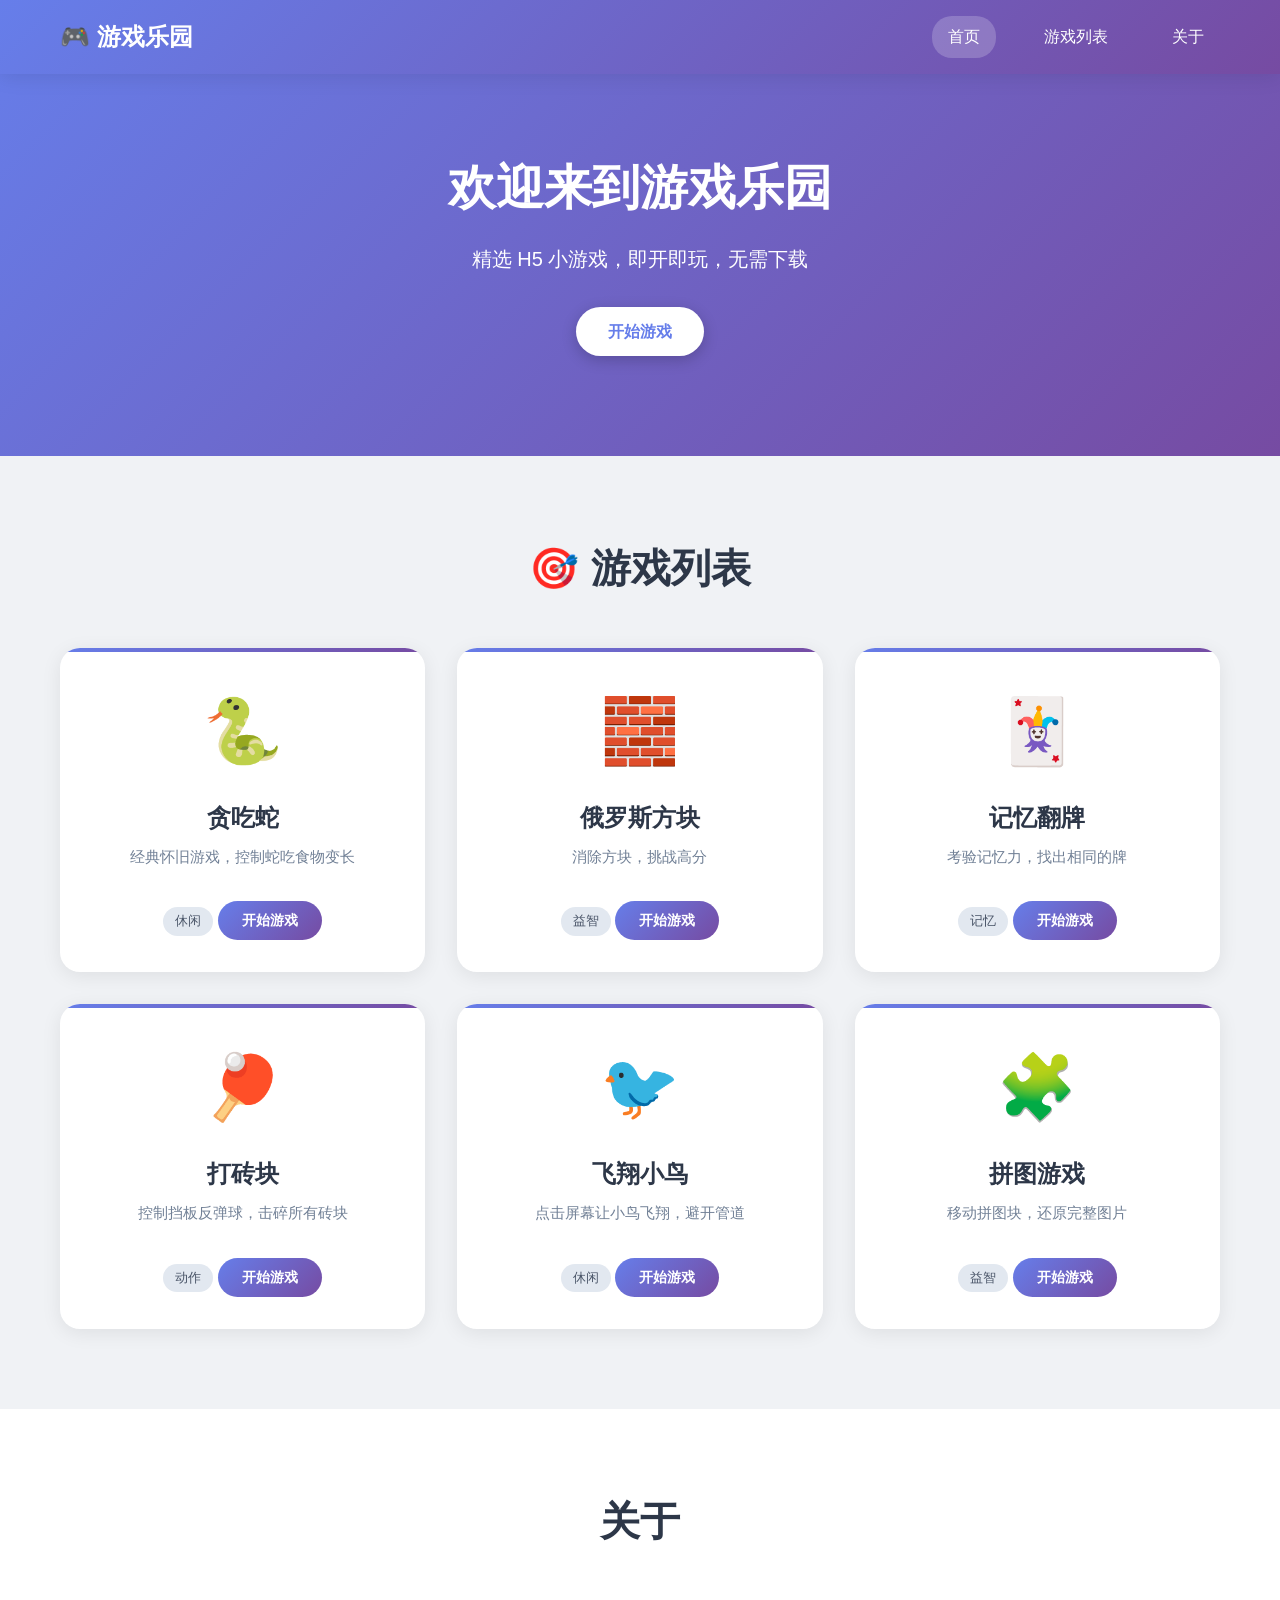
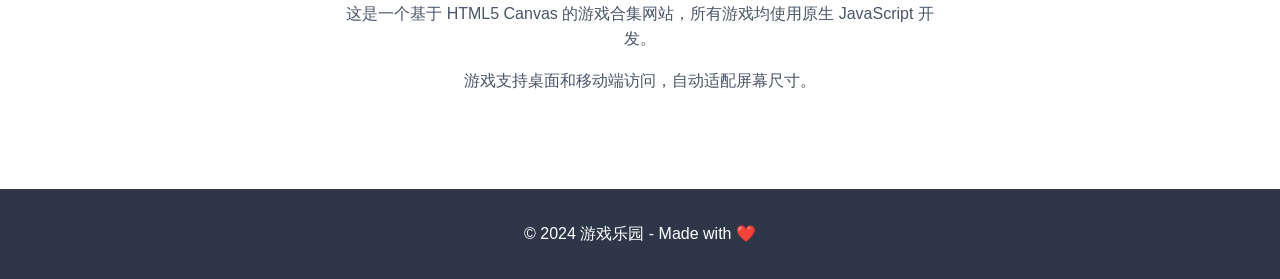
<file: index.html>
<!DOCTYPE html>
<html lang="zh-CN">
<head>
    <meta charset="UTF-8">
    <meta name="viewport" content="width=device-width, initial-scale=1.0">
    <title>游戏乐园 - H5 小游戏合集</title>
    <link rel="stylesheet" href="styles.css">
</head>
<body>
    <header class="header">
        <div class="container">
            <h1 class="logo">🎮 游戏乐园</h1>
            <nav class="nav">
                <a href="#home" class="nav-link active">首页</a>
                <a href="#games" class="nav-link">游戏列表</a>
                <a href="#about" class="nav-link">关于</a>
            </nav>
        </div>
    </header>

    <main>
        <section id="home" class="hero">
            <div class="container">
                <h2 class="hero-title">欢迎来到游戏乐园</h2>
                <p class="hero-desc">精选 H5 小游戏，即开即玩，无需下载</p>
                <a href="#games" class="btn btn-primary">开始游戏</a>
            </div>
        </section>

        <section id="games" class="games-section">
            <div class="container">
                <h2 class="section-title">🎯 游戏列表</h2>
                <div class="games-grid">
                    <div class="game-card" data-game="snake">
                        <div class="game-icon">🐍</div>
                        <h3 class="game-title">贪吃蛇</h3>
                        <p class="game-desc">经典怀旧游戏，控制蛇吃食物变长</p>
                        <span class="game-tag">休闲</span>
                        <button class="btn btn-play" onclick="openGame('snake')">开始游戏</button>
                    </div>

                    <div class="game-card" data-game="tetris">
                        <div class="game-icon">🧱</div>
                        <h3 class="game-title">俄罗斯方块</h3>
                        <p class="game-desc">消除方块，挑战高分</p>
                        <span class="game-tag">益智</span>
                        <button class="btn btn-play" onclick="openGame('tetris')">开始游戏</button>
                    </div>

                    <div class="game-card" data-game="memory">
                        <div class="game-icon">🃏</div>
                        <h3 class="game-title">记忆翻牌</h3>
                        <p class="game-desc">考验记忆力，找出相同的牌</p>
                        <span class="game-tag">记忆</span>
                        <button class="btn btn-play" onclick="openGame('memory')">开始游戏</button>
                    </div>

                    <div class="game-card" data-game="breakout">
                        <div class="game-icon">🏓</div>
                        <h3 class="game-title">打砖块</h3>
                        <p class="game-desc">控制挡板反弹球，击碎所有砖块</p>
                        <span class="game-tag">动作</span>
                        <button class="btn btn-play" onclick="openGame('breakout')">开始游戏</button>
                    </div>

                    <div class="game-card" data-game="flappy">
                        <div class="game-icon">🐦</div>
                        <h3 class="game-title">飞翔小鸟</h3>
                        <p class="game-desc">点击屏幕让小鸟飞翔，避开管道</p>
                        <span class="game-tag">休闲</span>
                        <button class="btn btn-play" onclick="openGame('flappy')">开始游戏</button>
                    </div>

                    <div class="game-card" data-game="puzzle">
                        <div class="game-icon">🧩</div>
                        <h3 class="game-title">拼图游戏</h3>
                        <p class="game-desc">移动拼图块，还原完整图片</p>
                        <span class="game-tag">益智</span>
                        <button class="btn btn-play" onclick="openGame('puzzle')">开始游戏</button>
                    </div>
                </div>
            </div>
        </section>

        <section id="about" class="about-section">
            <div class="container">
                <h2 class="section-title">关于</h2>
                <p>这是一个基于 HTML5 Canvas 的游戏合集网站，所有游戏均使用原生 JavaScript 开发。</p>
                <p>游戏支持桌面和移动端访问，自动适配屏幕尺寸。</p>
            </div>
        </section>
    </main>

    <footer class="footer">
        <div class="container">
            <p>&copy; 2024 游戏乐园 - Made with ❤️</p>
        </div>
    </footer>

    <!-- 游戏模态框 -->
    <div id="gameModal" class="modal">
        <div class="modal-content">
            <div class="modal-header">
                <h3 id="modalTitle">游戏</h3>
                <button class="close-btn" onclick="closeGame()">&times;</button>
            </div>
            <div class="modal-body">
                <iframe id="gameFrame" src="" frameborder="0"></iframe>
            </div>
        </div>
    </div>

    <script src="main.js"></script>
</body>
</html>
</file>
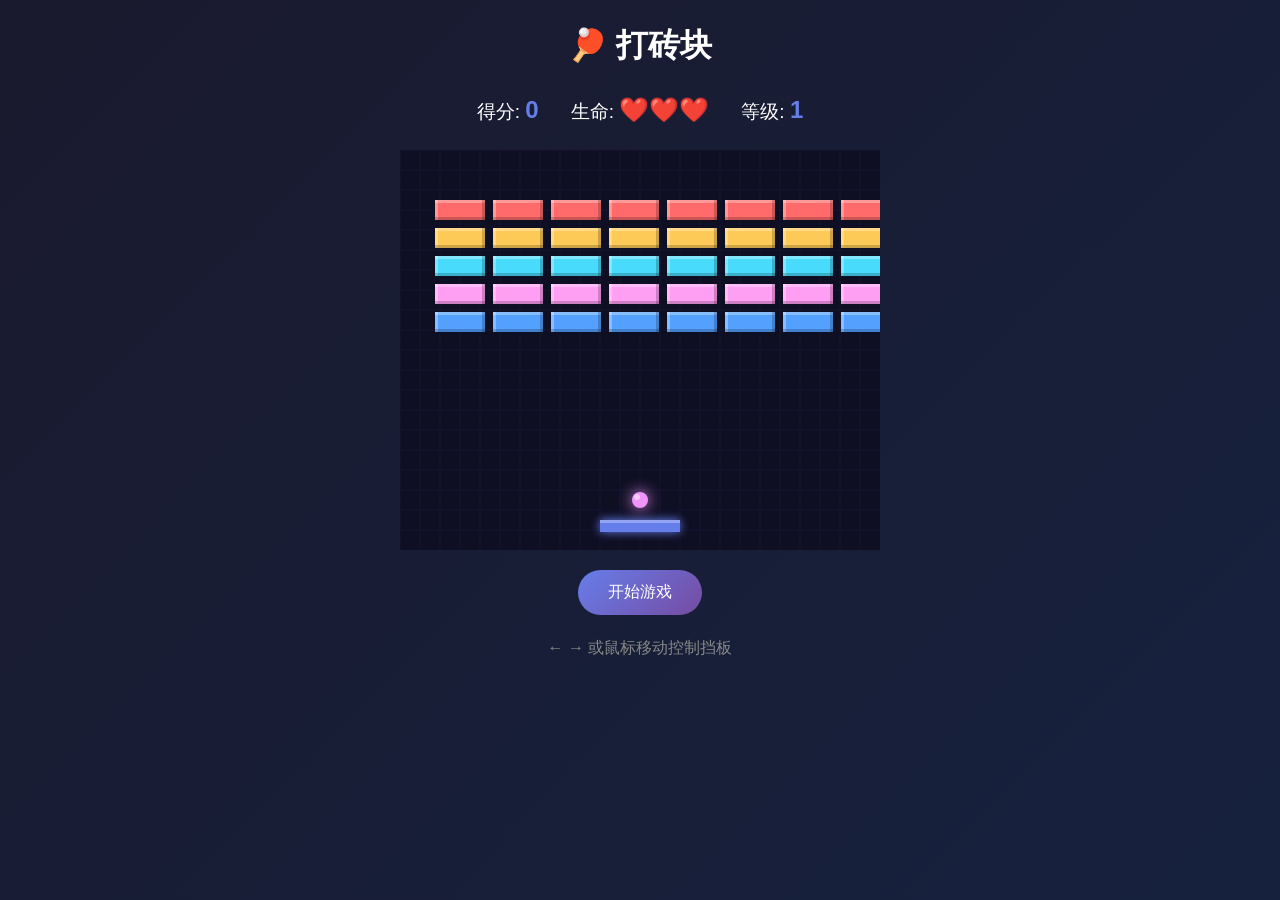
<file: games/breakout/index.html>
<!DOCTYPE html>
<html lang="zh-CN">
<head>
    <meta charset="UTF-8">
    <meta name="viewport" content="width=device-width, initial-scale=1.0">
    <title>打砖块</title>
    <link rel="stylesheet" href="../../styles.css">
    <style>
        body { margin: 0; overflow: hidden; }
        #gameCanvas { 
            background: #0f0f23 !important;
            max-width: 100%;
        }
    </style>
</head>
<body>
    <div class="game-container">
        <h1>🏓 打砖块</h1>
        <div class="game-info">
            <div>得分: <span id="score" class="score">0</span></div>
            <div>生命: <span id="lives" class="score">❤️❤️❤️</span></div>
            <div>等级: <span id="level" class="score">1</span></div>
        </div>
        <canvas id="gameCanvas" width="480" height="400"></canvas>
        <div class="game-controls">
            <button class="game-btn game-btn-primary" id="startBtn">开始游戏</button>
        </div>
        <div class="mobile-controls">
            <button class="control-btn" data-action="left">←</button>
            <button class="control-btn" data-action="right">→</button>
        </div>
        <p style="margin-top: 20px; color: #888;">← → 或鼠标移动控制挡板</p>
    </div>
    <script src="breakout.js"></script>
</body>
</html>
</file>
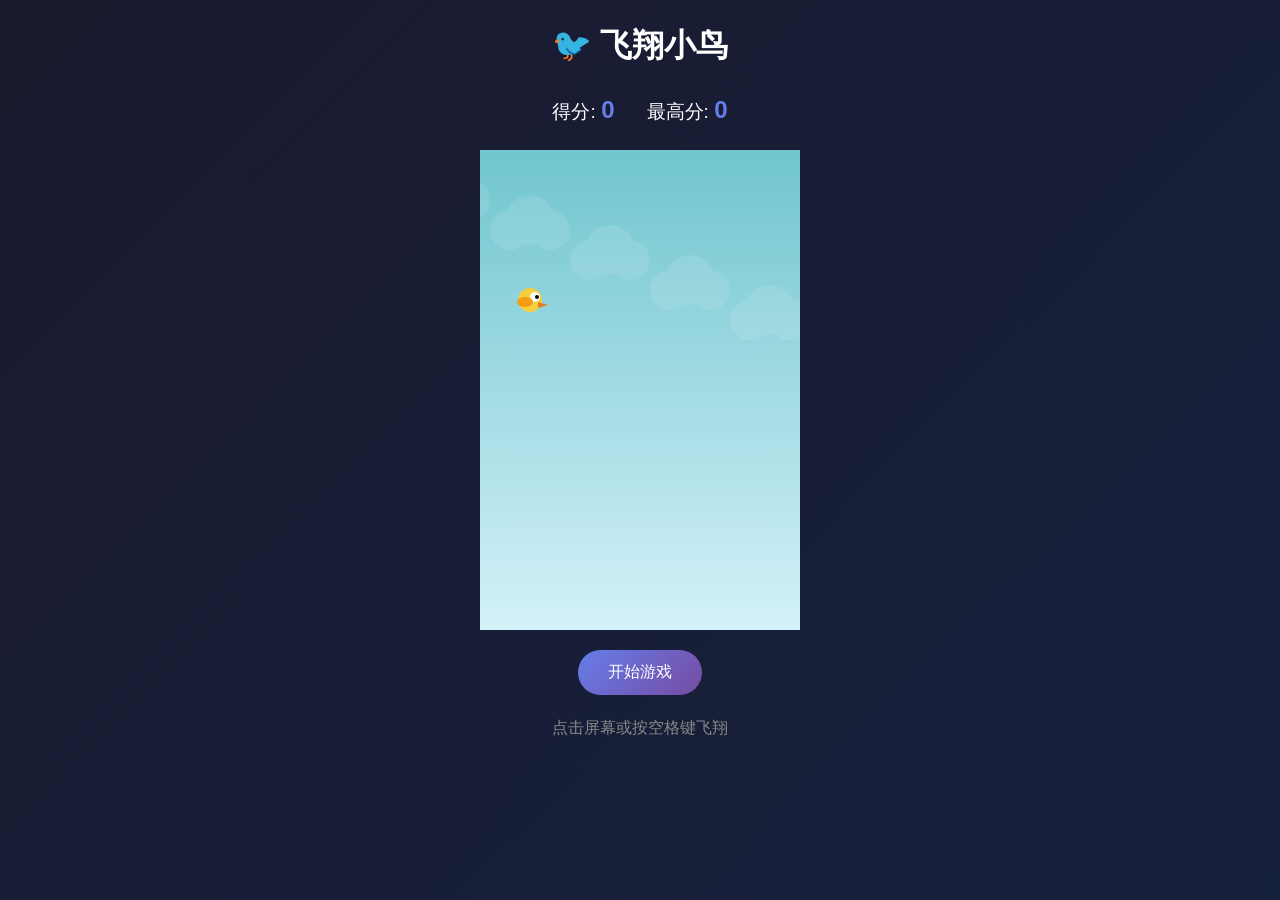
<file: games/flappy/index.html>
<!DOCTYPE html>
<html lang="zh-CN">
<head>
    <meta charset="UTF-8">
    <meta name="viewport" content="width=device-width, initial-scale=1.0">
    <title>飞翔小鸟</title>
    <link rel="stylesheet" href="../../styles.css">
    <style>
        body { margin: 0; overflow: hidden; }
        #gameCanvas { 
            background: linear-gradient(to bottom, #70c5ce 0%, #d4f1f9 100%) !important;
            max-width: 100%;
        }
    </style>
</head>
<body>
    <div class="game-container">
        <h1>🐦 飞翔小鸟</h1>
        <div class="game-info">
            <div>得分: <span id="score" class="score">0</span></div>
            <div>最高分: <span id="highScore" class="score">0</span></div>
        </div>
        <canvas id="gameCanvas" width="320" height="480"></canvas>
        <div class="game-controls">
            <button class="game-btn game-btn-primary" id="startBtn">开始游戏</button>
        </div>
        <p style="margin-top: 20px; color: #888;">点击屏幕或按空格键飞翔</p>
    </div>
    <script src="flappy.js"></script>
</body>
</html>
</file>
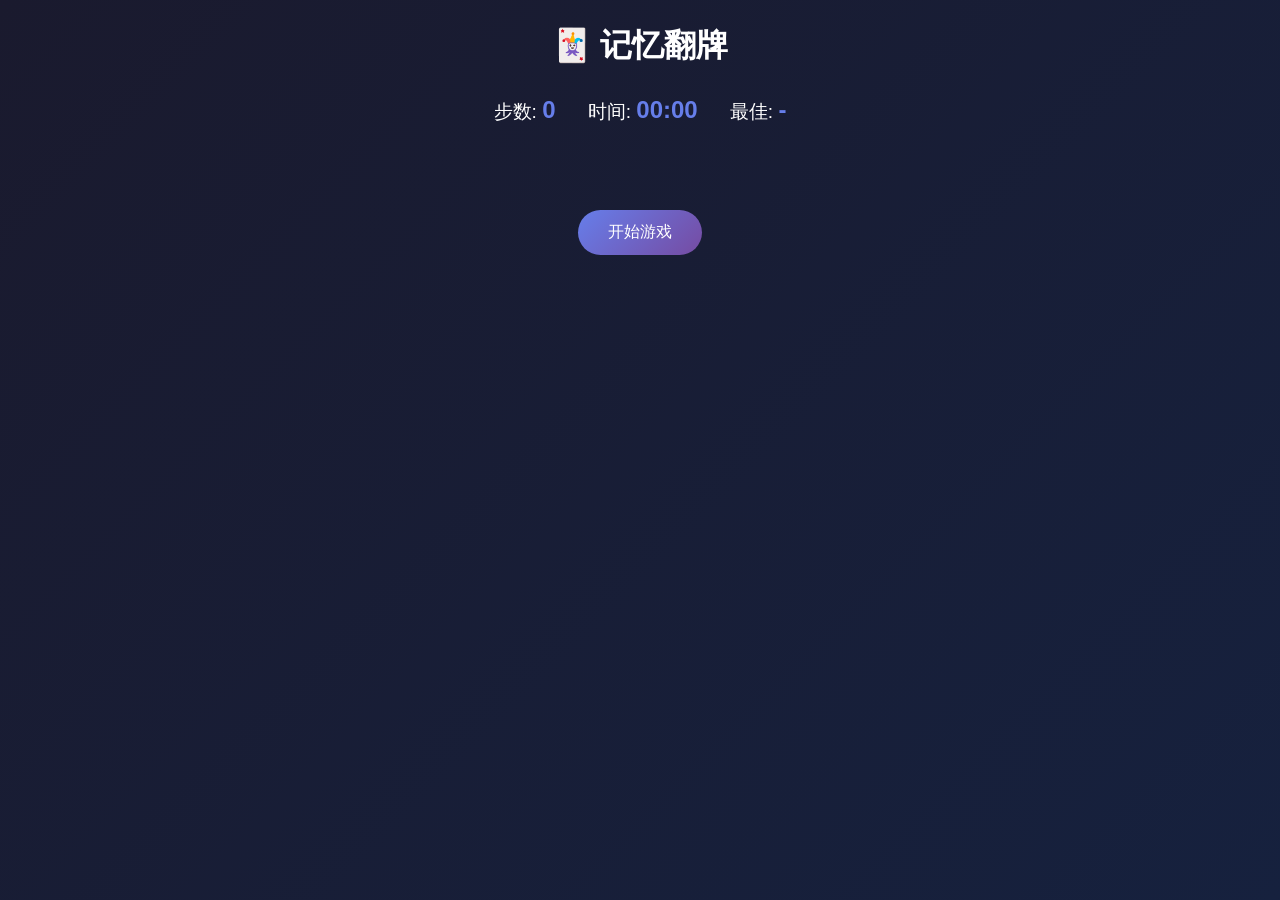
<file: games/memory/index.html>
<!DOCTYPE html>
<html lang="zh-CN">
<head>
    <meta charset="UTF-8">
    <meta name="viewport" content="width=device-width, initial-scale=1.0">
    <title>记忆翻牌</title>
    <link rel="stylesheet" href="../../styles.css">
    <style>
        body { margin: 0; overflow: hidden; }
        .memory-grid {
            display: grid;
            grid-template-columns: repeat(4, 1fr);
            gap: 15px;
            max-width: 500px;
            margin: 20px auto;
        }
        .card {
            aspect-ratio: 1;
            background: linear-gradient(135deg, #667eea 0%, #764ba2 100%);
            border-radius: 15px;
            display: flex;
            align-items: center;
            justify-content: center;
            font-size: 3rem;
            cursor: pointer;
            transition: all 0.3s ease;
            transform-style: preserve-3d;
            position: relative;
        }
        .card:hover { transform: scale(1.05); }
        .card.flipped { background: #1a1a3e; }
        .card.matched { 
            background: linear-gradient(135deg, #00c851 0%, #007e33 100%);
            animation: matchPulse 0.5s ease;
        }
        .card-content {
            opacity: 0;
            transition: opacity 0.3s;
        }
        .card.flipped .card-content,
        .card.matched .card-content {
            opacity: 1;
        }
        @keyframes matchPulse {
            0%, 100% { transform: scale(1); }
            50% { transform: scale(1.1); }
        }
        @media (max-width: 600px) {
            .memory-grid { gap: 10px; }
            .card { font-size: 2rem; }
        }
    </style>
</head>
<body>
    <div class="game-container">
        <h1>🃏 记忆翻牌</h1>
        <div class="game-info">
            <div>步数: <span id="moves" class="score">0</span></div>
            <div>时间: <span id="time" class="score">00:00</span></div>
            <div>最佳: <span id="best" class="score">-</span></div>
        </div>
        <div class="memory-grid" id="gameGrid"></div>
        <div class="game-controls">
            <button class="game-btn game-btn-primary" id="startBtn">开始游戏</button>
        </div>
    </div>
    <script src="memory.js"></script>
</body>
</html>
</file>
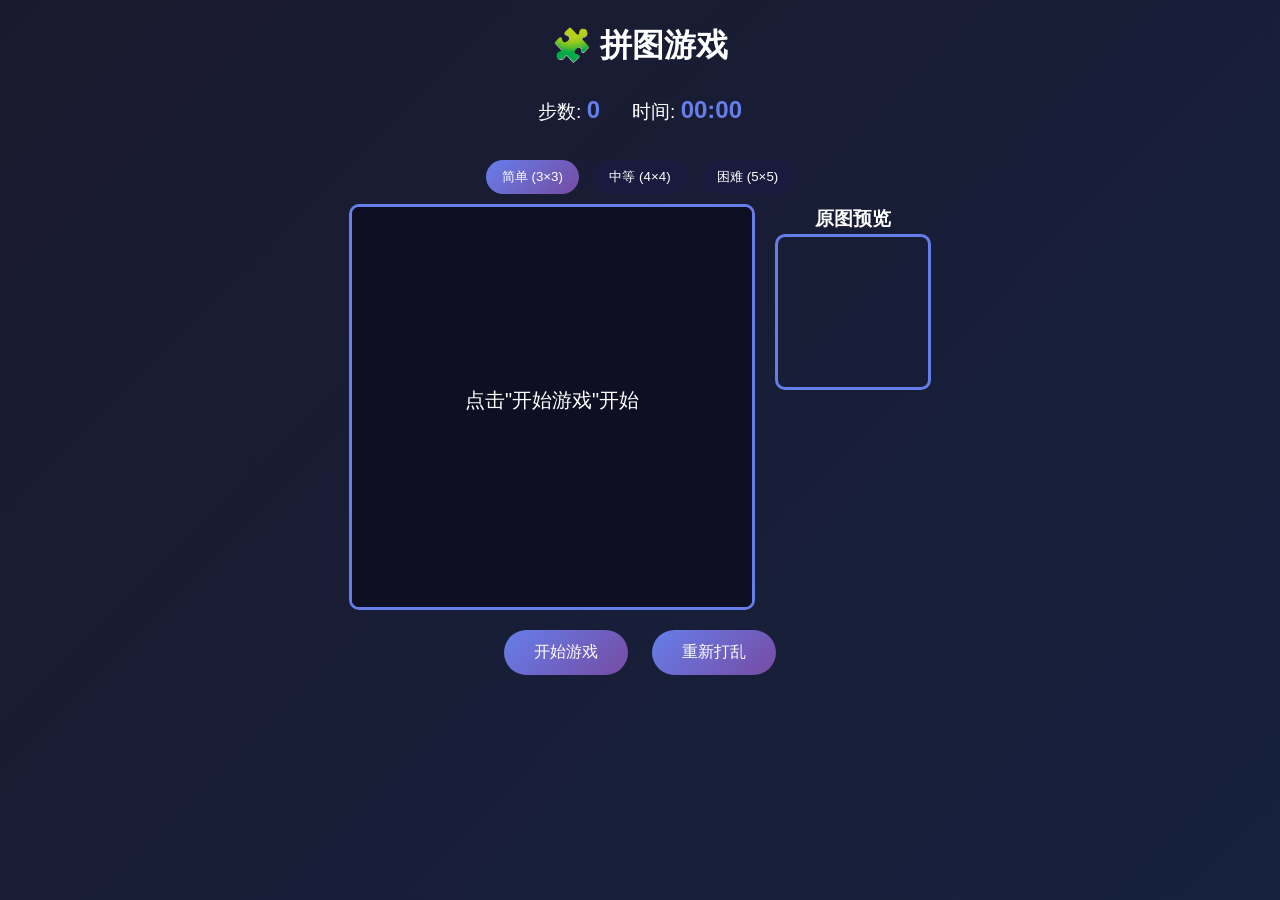
<file: games/puzzle/index.html>
<!DOCTYPE html>
<html lang="zh-CN">
<head>
    <meta charset="UTF-8">
    <meta name="viewport" content="width=device-width, initial-scale=1.0">
    <title>拼图游戏</title>
    <link rel="stylesheet" href="../../styles.css">
    <style>
        body { margin: 0; overflow: hidden; }
        .puzzle-container {
            display: flex;
            gap: 20px;
            align-items: flex-start;
            justify-content: center;
            flex-wrap: wrap;
        }
        #gameCanvas { 
            background: #0f0f23 !important;
            cursor: pointer;
            border: 3px solid #667eea;
            border-radius: 10px;
        }
        .preview-container {
            text-align: center;
            color: white;
        }
        #previewCanvas {
            border-radius: 10px;
            border: 3px solid #667eea;
        }
        .difficulty-selector {
            margin: 10px 0;
        }
        .difficulty-selector button {
            margin: 0 5px;
            padding: 8px 16px;
            border: none;
            border-radius: 20px;
            background: #1a1a3e;
            color: white;
            cursor: pointer;
            transition: all 0.3s;
        }
        .difficulty-selector button.active {
            background: linear-gradient(135deg, #667eea 0%, #764ba2 100%);
        }
        @media (max-width: 700px) {
            .puzzle-container { flex-direction: column; align-items: center; }
        }
    </style>
</head>
<body>
    <div class="game-container">
        <h1>🧩 拼图游戏</h1>
        <div class="game-info">
            <div>步数: <span id="moves" class="score">0</span></div>
            <div>时间: <span id="time" class="score">00:00</span></div>
        </div>
        <div class="difficulty-selector">
            <button class="diff-btn active" data-size="3">简单 (3×3)</button>
            <button class="diff-btn" data-size="4">中等 (4×4)</button>
            <button class="diff-btn" data-size="5">困难 (5×5)</button>
        </div>
        <div class="puzzle-container">
            <canvas id="gameCanvas" width="400" height="400"></canvas>
            <div class="preview-container">
                <h3>原图预览</h3>
                <canvas id="previewCanvas" width="150" height="150"></canvas>
            </div>
        </div>
        <div class="game-controls">
            <button class="game-btn game-btn-primary" id="startBtn">开始游戏</button>
            <button class="game-btn game-btn-primary" id="shuffleBtn">重新打乱</button>
        </div>
    </div>
    <script src="puzzle.js"></script>
</body>
</html>
</file>
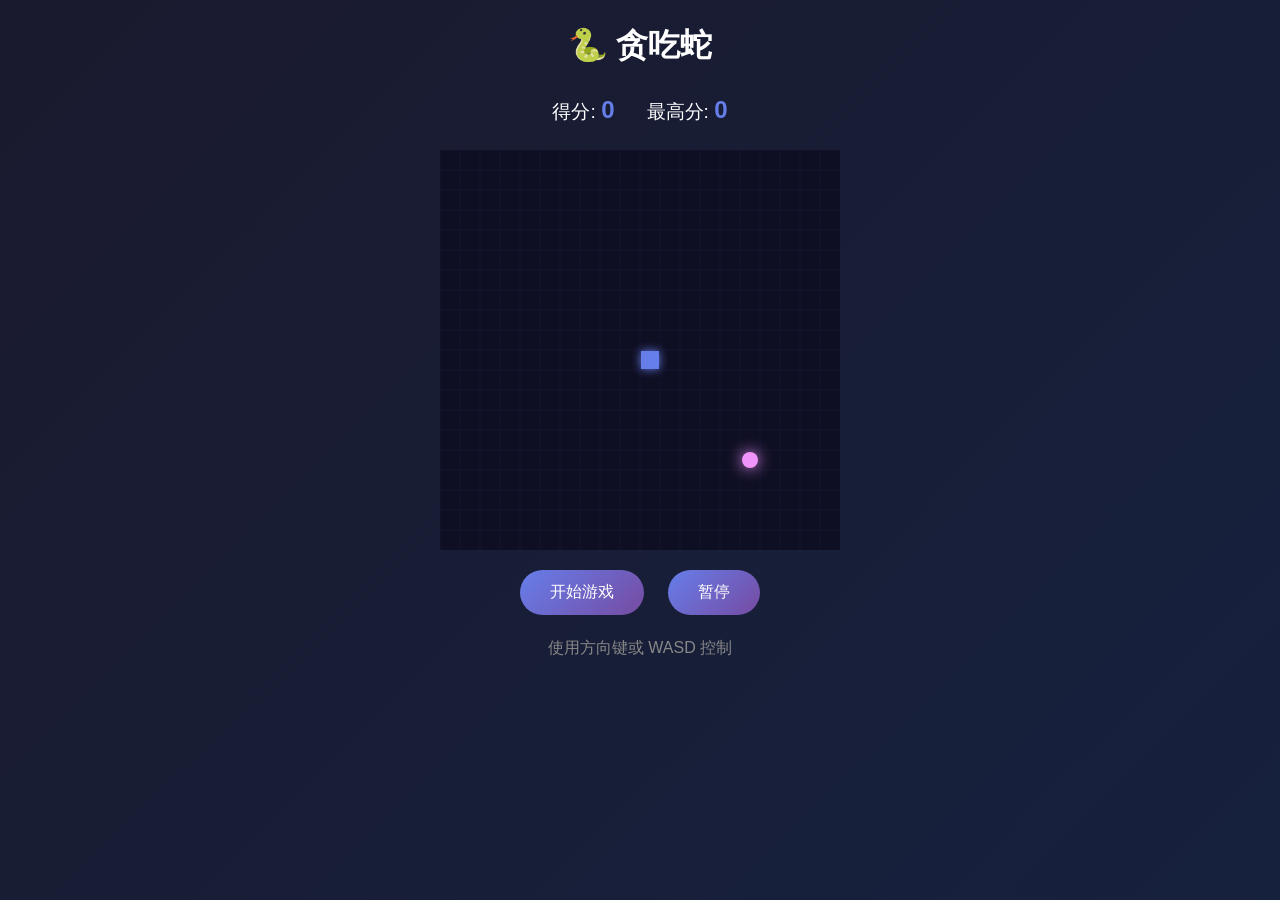
<file: games/snake/index.html>
<!DOCTYPE html>
<html lang="zh-CN">
<head>
    <meta charset="UTF-8">
    <meta name="viewport" content="width=device-width, initial-scale=1.0">
    <title>贪吃蛇</title>
    <link rel="stylesheet" href="../../styles.css">
    <style>
        body { margin: 0; overflow: hidden; }
        #gameCanvas { 
            background: #0f0f23 !important;
            max-width: 100%;
            max-height: 70vh;
        }
    </style>
</head>
<body>
    <div class="game-container">
        <h1>🐍 贪吃蛇</h1>
        <div class="game-info">
            <div>得分: <span id="score" class="score">0</span></div>
            <div>最高分: <span id="highScore" class="score">0</span></div>
        </div>
        <canvas id="gameCanvas" width="400" height="400"></canvas>
        <div class="game-controls">
            <button class="game-btn game-btn-primary" id="startBtn">开始游戏</button>
            <button class="game-btn game-btn-primary" id="pauseBtn">暂停</button>
        </div>
        <div class="mobile-controls">
            <button class="control-btn" data-dir="up">↑</button>
            <button class="control-btn" data-dir="left">←</button>
            <button class="control-btn" data-dir="down">↓</button>
            <button class="control-btn" data-dir="right">→</button>
        </div>
        <p style="margin-top: 20px; color: #888;">使用方向键或 WASD 控制</p>
    </div>
    <script src="snake.js"></script>
</body>
</html>
</file>
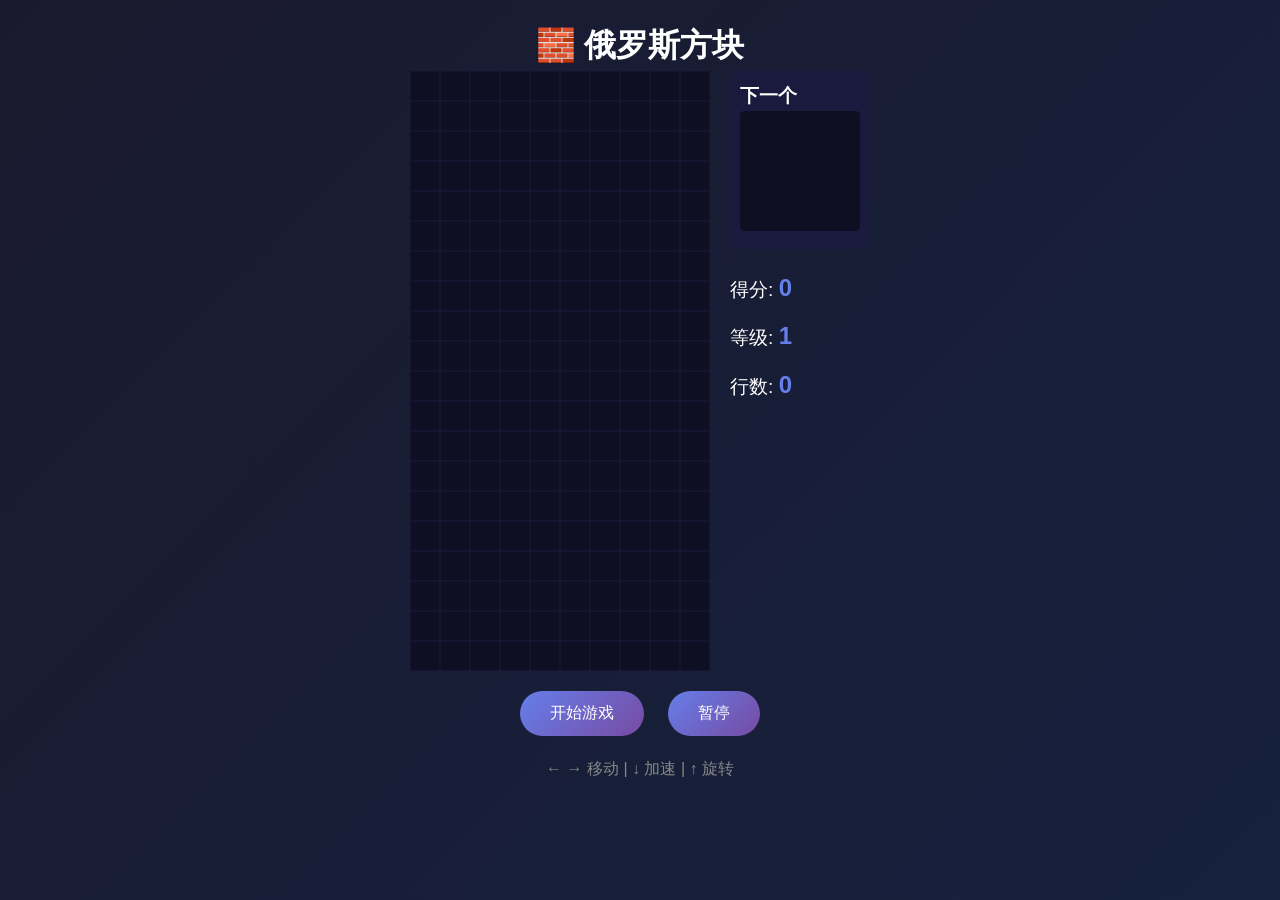
<file: games/tetris/index.html>
<!DOCTYPE html>
<html lang="zh-CN">
<head>
    <meta charset="UTF-8">
    <meta name="viewport" content="width=device-width, initial-scale=1.0">
    <title>俄罗斯方块</title>
    <link rel="stylesheet" href="../../styles.css">
    <style>
        body { margin: 0; overflow: hidden; }
        .game-wrapper { display: flex; gap: 20px; align-items: flex-start; }
        #gameCanvas { background: #0f0f23 !important; }
        .side-panel { color: white; }
        .next-piece { background: #1a1a3e; padding: 10px; border-radius: 10px; margin-bottom: 20px; }
        #nextCanvas { background: #0f0f23; border-radius: 5px; }
    </style>
</head>
<body>
    <div class="game-container">
        <h1>🧱 俄罗斯方块</h1>
        <div class="game-wrapper">
            <canvas id="gameCanvas" width="300" height="600"></canvas>
            <div class="side-panel">
                <div class="next-piece">
                    <h3>下一个</h3>
                    <canvas id="nextCanvas" width="120" height="120"></canvas>
                </div>
                <div class="game-info" style="flex-direction: column; gap: 10px;">
                    <div>得分: <span id="score" class="score">0</span></div>
                    <div>等级: <span id="level" class="score">1</span></div>
                    <div>行数: <span id="lines" class="score">0</span></div>
                </div>
            </div>
        </div>
        <div class="game-controls">
            <button class="game-btn game-btn-primary" id="startBtn">开始游戏</button>
            <button class="game-btn game-btn-primary" id="pauseBtn">暂停</button>
        </div>
        <div class="mobile-controls">
            <button class="control-btn" data-action="rotate">↻</button>
            <button class="control-btn" data-action="left">←</button>
            <button class="control-btn" data-action="down">↓</button>
            <button class="control-btn" data-action="right">→</button>
        </div>
        <p style="margin-top: 20px; color: #888;">← → 移动 | ↓ 加速 | ↑ 旋转</p>
    </div>
    <script src="tetris.js"></script>
</body>
</html>
</file>
<file: styles.css>
/* 基础样式重置 */
* {
    margin: 0;
    padding: 0;
    box-sizing: border-box;
}

:root {
    --primary-color: #667eea;
    --secondary-color: #764ba2;
    --accent-color: #f093fb;
    --dark-color: #2d3748;
    --light-color: #f7fafc;
    --card-bg: #ffffff;
    --gradient: linear-gradient(135deg, var(--primary-color) 0%, var(--secondary-color) 100%);
}

body {
    font-family: -apple-system, BlinkMacSystemFont, 'Segoe UI', Roboto, 'Helvetica Neue', Arial, sans-serif;
    line-height: 1.6;
    color: var(--dark-color);
    background: var(--light-color);
}

.container {
    max-width: 1200px;
    margin: 0 auto;
    padding: 0 20px;
}

/* 头部导航 */
.header {
    background: var(--gradient);
    color: white;
    padding: 1rem 0;
    position: fixed;
    width: 100%;
    top: 0;
    z-index: 1000;
    box-shadow: 0 2px 20px rgba(0,0,0,0.1);
}

.header .container {
    display: flex;
    justify-content: space-between;
    align-items: center;
}

.logo {
    font-size: 1.5rem;
    font-weight: bold;
}

.nav {
    display: flex;
    gap: 2rem;
}

.nav-link {
    color: white;
    text-decoration: none;
    padding: 0.5rem 1rem;
    border-radius: 20px;
    transition: all 0.3s ease;
}

.nav-link:hover,
.nav-link.active {
    background: rgba(255,255,255,0.2);
}

/* 英雄区 */
.hero {
    padding: 150px 0 100px;
    background: var(--gradient);
    color: white;
    text-align: center;
}

.hero-title {
    font-size: 3rem;
    margin-bottom: 1rem;
    animation: fadeInUp 1s ease;
}

.hero-desc {
    font-size: 1.25rem;
    margin-bottom: 2rem;
    opacity: 0.9;
    animation: fadeInUp 1s ease 0.2s both;
}

/* 按钮样式 */
.btn {
    display: inline-block;
    padding: 12px 32px;
    border: none;
    border-radius: 30px;
    font-size: 1rem;
    font-weight: 600;
    cursor: pointer;
    transition: all 0.3s ease;
    text-decoration: none;
}

.btn-primary {
    background: white;
    color: var(--primary-color);
    box-shadow: 0 4px 15px rgba(0,0,0,0.2);
    animation: fadeInUp 1s ease 0.4s both;
}

.btn-primary:hover {
    transform: translateY(-2px);
    box-shadow: 0 6px 20px rgba(0,0,0,0.3);
}

.btn-play {
    background: var(--gradient);
    color: white;
    padding: 10px 24px;
    font-size: 0.9rem;
    margin-top: 1rem;
}

.btn-play:hover {
    transform: scale(1.05);
    box-shadow: 0 4px 15px rgba(102, 126, 234, 0.4);
}

/* 游戏区域 */
.games-section {
    padding: 80px 0;
    background: #f0f2f5;
}

.section-title {
    text-align: center;
    font-size: 2.5rem;
    margin-bottom: 3rem;
    color: var(--dark-color);
}

.games-grid {
    display: grid;
    grid-template-columns: repeat(auto-fit, minmax(300px, 1fr));
    gap: 2rem;
}

/* 游戏卡片 */
.game-card {
    background: var(--card-bg);
    border-radius: 20px;
    padding: 2rem;
    text-align: center;
    box-shadow: 0 4px 20px rgba(0,0,0,0.08);
    transition: all 0.3s ease;
    position: relative;
    overflow: hidden;
}

.game-card::before {
    content: '';
    position: absolute;
    top: 0;
    left: 0;
    right: 0;
    height: 4px;
    background: var(--gradient);
}

.game-card:hover {
    transform: translateY(-5px);
    box-shadow: 0 8px 30px rgba(0,0,0,0.15);
}

.game-icon {
    font-size: 4rem;
    margin-bottom: 1rem;
}

.game-title {
    font-size: 1.5rem;
    margin-bottom: 0.5rem;
    color: var(--dark-color);
}

.game-desc {
    color: #718096;
    margin-bottom: 1rem;
    font-size: 0.95rem;
}

.game-tag {
    display: inline-block;
    background: #e2e8f0;
    color: #4a5568;
    padding: 4px 12px;
    border-radius: 15px;
    font-size: 0.8rem;
    font-weight: 500;
}

/* 关于区域 */
.about-section {
    padding: 80px 0;
    background: white;
    text-align: center;
}

.about-section p {
    max-width: 600px;
    margin: 0 auto 1rem;
    color: #4a5568;
}

/* 页脚 */
.footer {
    background: var(--dark-color);
    color: white;
    text-align: center;
    padding: 2rem 0;
}

/* 模态框 */
.modal {
    display: none;
    position: fixed;
    top: 0;
    left: 0;
    width: 100%;
    height: 100%;
    background: rgba(0,0,0,0.8);
    z-index: 2000;
    justify-content: center;
    align-items: center;
    padding: 20px;
}

.modal.active {
    display: flex;
}

.modal-content {
    background: white;
    border-radius: 20px;
    width: 100%;
    max-width: 900px;
    max-height: 90vh;
    overflow: hidden;
    animation: modalSlide 0.3s ease;
}

.modal-header {
    display: flex;
    justify-content: space-between;
    align-items: center;
    padding: 1rem 1.5rem;
    background: var(--gradient);
    color: white;
}

.modal-header h3 {
    font-size: 1.25rem;
}

.close-btn {
    background: none;
    border: none;
    color: white;
    font-size: 2rem;
    cursor: pointer;
    width: 40px;
    height: 40px;
    display: flex;
    align-items: center;
    justify-content: center;
    border-radius: 50%;
    transition: background 0.3s;
}

.close-btn:hover {
    background: rgba(255,255,255,0.2);
}

.modal-body {
    height: 600px;
}

.modal-body iframe {
    width: 100%;
    height: 100%;
    border: none;
}

/* 动画 */
@keyframes fadeInUp {
    from {
        opacity: 0;
        transform: translateY(30px);
    }
    to {
        opacity: 1;
        transform: translateY(0);
    }
}

@keyframes modalSlide {
    from {
        opacity: 0;
        transform: scale(0.9);
    }
    to {
        opacity: 1;
        transform: scale(1);
    }
}

/* 响应式 */
@media (max-width: 768px) {
    .hero-title {
        font-size: 2rem;
    }

    .hero-desc {
        font-size: 1rem;
    }

    .nav {
        gap: 0.5rem;
    }

    .nav-link {
        padding: 0.5rem;
        font-size: 0.9rem;
    }

    .games-grid {
        grid-template-columns: 1fr;
    }

    .modal-body {
        height: 500px;
    }
}

/* 游戏通用样式 */
.game-container {
    display: flex;
    flex-direction: column;
    align-items: center;
    padding: 20px;
    background: linear-gradient(135deg, #1a1a2e 0%, #16213e 100%);
    min-height: 100vh;
    color: white;
}

.game-canvas {
    border: 3px solid #667eea;
    border-radius: 10px;
    background: #0f0f23;
    box-shadow: 0 0 30px rgba(102, 126, 234, 0.3);
}

.game-info {
    display: flex;
    gap: 2rem;
    margin: 20px 0;
    font-size: 1.2rem;
}

.game-controls {
    margin-top: 20px;
    text-align: center;
}

.game-btn {
    padding: 12px 30px;
    font-size: 1rem;
    border: none;
    border-radius: 25px;
    cursor: pointer;
    margin: 0 10px;
    transition: all 0.3s;
}

.game-btn-primary {
    background: linear-gradient(135deg, #667eea 0%, #764ba2 100%);
    color: white;
}

.game-btn:hover {
    transform: scale(1.05);
    box-shadow: 0 4px 15px rgba(102, 126, 234, 0.4);
}

.score {
    font-size: 1.5rem;
    font-weight: bold;
    color: #667eea;
}

/* 移动端控制按钮 */
.mobile-controls {
    display: none;
    margin-top: 20px;
}

@media (max-width: 768px) {
    .mobile-controls {
        display: grid;
        grid-template-columns: repeat(3, 1fr);
        gap: 10px;
        max-width: 200px;
    }

    .control-btn {
        width: 60px;
        height: 60px;
        border-radius: 50%;
        border: none;
        background: rgba(102, 126, 234, 0.3);
        color: white;
        font-size: 1.5rem;
        cursor: pointer;
        transition: all 0.2s;
    }

    .control-btn:active {
        background: rgba(102, 126, 234, 0.6);
        transform: scale(0.95);
    }

    .control-btn:nth-child(2) { grid-column: 2; }
    .control-btn:nth-child(1) { grid-column: 1; grid-row: 2; }
    .control-btn:nth-child(3) { grid-column: 3; grid-row: 2; }
    .control-btn:nth-child(4) { grid-column: 2; grid-row: 2; }
}
</file>
